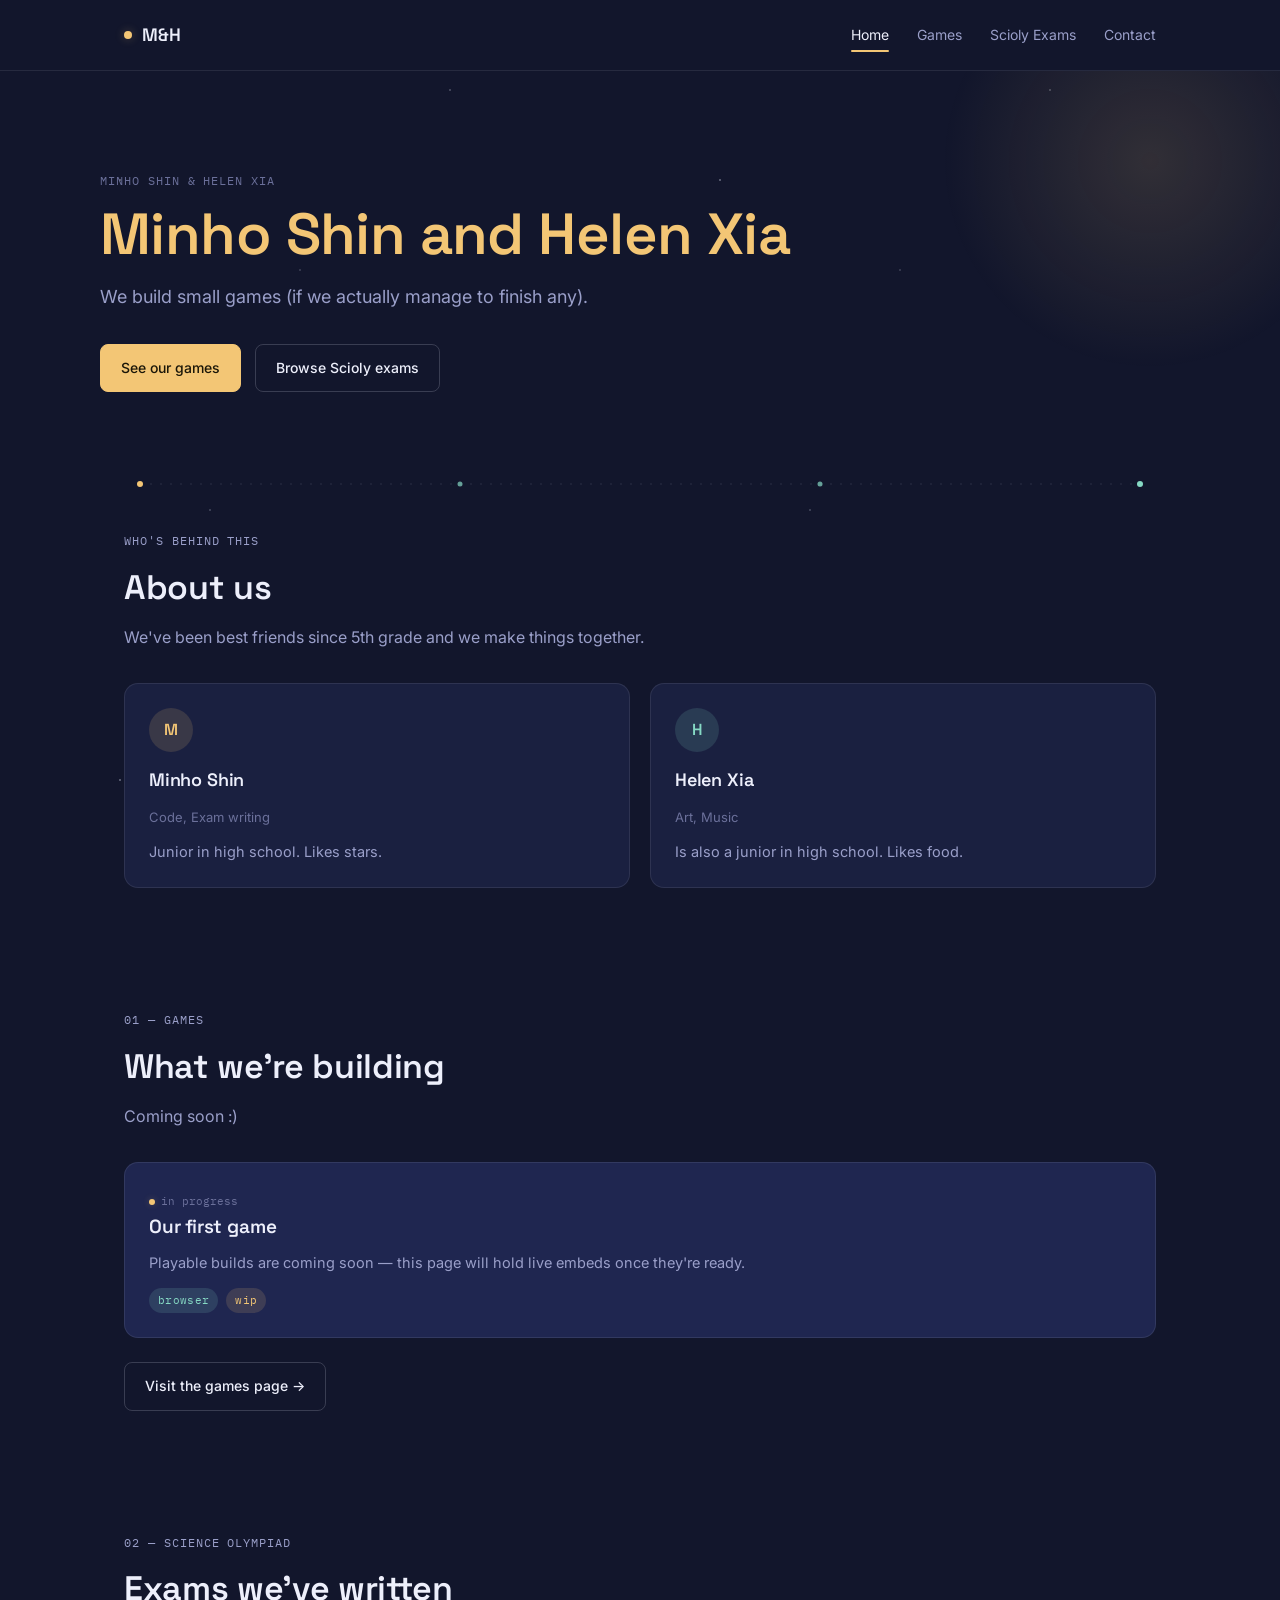
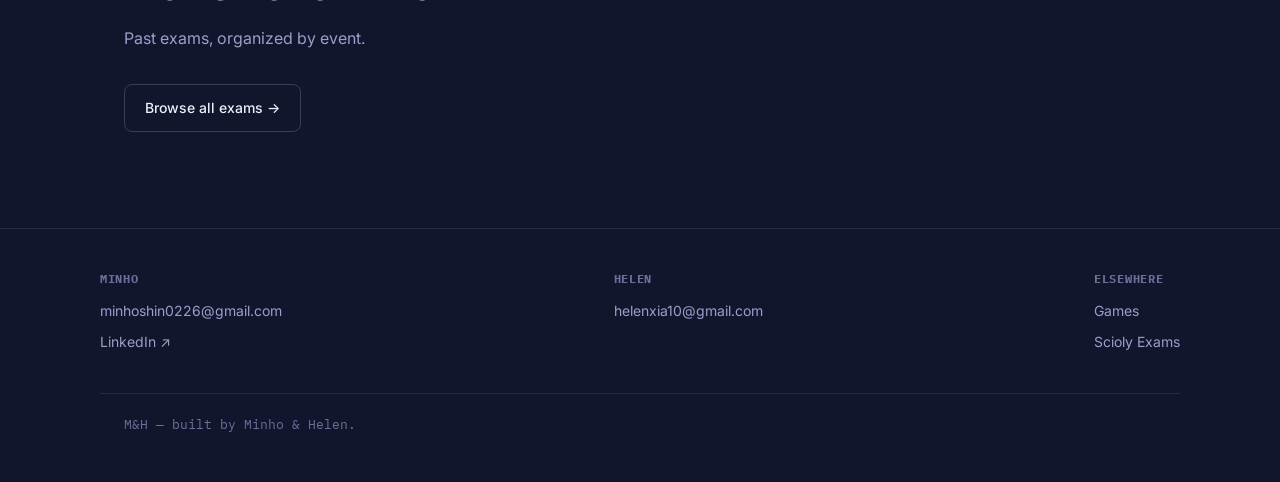
<file: index.html>
<!DOCTYPE html>
<html lang="en">
<head>
<meta charset="UTF-8" />
<meta name="viewport" content="width=device-width, initial-scale=1.0" />
<title>Minho & Helen</title>
<meta name="description" content="Minho and Helen make games and write Science Olympiad exams, mostly after midnight." />
<link rel="preconnect" href="https://fonts.googleapis.com">
<link href="https://fonts.googleapis.com/css2?family=Space+Grotesk:wght@500;600;700&family=Inter:wght@400;500;600&family=IBM+Plex+Mono:wght@400;500&display=swap" rel="stylesheet">
<link rel="stylesheet" href="styles.css" />
</head>
<body>

<header class="site-header">
  <div class="nav-row">
    <a href="index.html" class="brand"><span class="dot"></span> M&H</a>
    <button class="menu-toggle" aria-label="Toggle menu" aria-expanded="false">Menu</button>
    <nav class="main-nav">
      <a href="index.html" class="active">Home</a>
      <a href="games.html">Games</a>
      <a href="scioly.html">Scioly Exams</a>
      <a href="#contact">Contact</a>
    </nav>
  </div>
</header>

<section class="hero">
  <div class="glow" aria-hidden="true"></div>
  <div class="hero-inner">
    <p class="label">Minho Shin &amp; Helen Xia</p>
    <h1><span class="accent">Minho Shin and Helen Xia</span></h1>
    <p class="sub">We build small games (if we actually manage to finish any).</p>
    <div class="cta-row">
      <a href="games.html" class="btn btn-primary">See our games</a>
      <a href="scioly.html" class="btn btn-ghost">Browse Scioly exams</a>
    </div>
  </div>
</section>

<div class="constellation" aria-hidden="true">
  <svg viewBox="0 0 1080 40" preserveAspectRatio="none">
    <line x1="40" y1="20" x2="1040" y2="20" stroke="rgba(237,239,255,0.12)" stroke-width="1" stroke-dasharray="2 8" />
    <circle cx="40" cy="20" r="3" fill="#f3c675" />
    <circle cx="360" cy="20" r="2.5" fill="#86d9c4" opacity="0.7" />
    <circle cx="720" cy="20" r="2.5" fill="#86d9c4" opacity="0.7" />
    <circle cx="1040" cy="20" r="3" fill="#86d9c4" />
  </svg>
</div>

<section class="section" id="about">
  <div class="wrap">
    <div class="section-head">
      <p class="label">Who's behind this</p>
      <h2>About us</h2>
      <p>We've been best friends since 5th grade and we make things together.</p>
    </div>
    <div class="people">
      <div class="person-card minho">
        <div class="initial">M</div>
        <h3>Minho Shin</h3>
        <p class="role">Code, Exam writing</p>
        <p class="bio">Junior in high school. Likes stars.</p>
      </div>
      <div class="person-card helen">
        <div class="initial">H</div>
        <h3>Helen Xia</h3>
        <p class="role">Art, Music</p>
        <p class="bio">Is also a junior in high school. Likes food.</p>
      </div>
    </div>
  </div>
</section>

<section class="section" id="preview-games">
  <div class="wrap">
    <div class="section-head">
      <p class="label">01 — Games</p>
      <h2>What we're building</h2>
      <p>Coming soon :)</p>
    </div>
    <div class="grid">
      <div class="card">
        <span class="status-pill wip"><span class="dot"></span>in progress</span>
        <h3>Our first game</h3>
        <p>Playable builds are coming soon — this page will hold live embeds once they're ready.</p>
        <div class="tag-row"><span class="tag">browser</span><span class="tag amber">wip</span></div>
      </div>
    </div>
    <div class="cta-row" style="margin-top: 24px;">
      <a href="games.html" class="btn btn-ghost">Visit the games page →</a>
    </div>
  </div>
</section>

<section class="section" id="preview-scioly">
  <div class="wrap">
    <div class="section-head">
      <p class="label">02 — Science Olympiad</p>
      <h2>Exams we've written</h2>
      <p>Past exams, organized by event.</p>
    </div>
    <div class="cta-row">
      <a href="scioly.html" class="btn btn-ghost">Browse all exams →</a>
    </div>
  </div>
</section>

<footer id="contact">
  <div class="footer-inner">
    <div class="footer-col">
      <h4>Minho</h4>
      <a href="mailto:minhoshin0226@gmail.com">minhoshin0226@gmail.com</a>
      <a href="https://www.linkedin.com/in/minho-shin-3a4a04366" target="_blank" rel="noopener">LinkedIn ↗</a>
    </div>
    <div class="footer-col">
      <h4>Helen</h4>
      <a href="mailto:helenxia10@gmail.com">helenxia10@gmail.com</a>
    </div>
    <div class="footer-col">
      <h4>Elsewhere</h4>
      <a href="games.html">Games</a>
      <a href="scioly.html">Scioly Exams</a>
    </div>
  </div>
  <div class="footer-bottom wrap">M&H — built by Minho &amp; Helen.</div>
</footer>

<script src="nav.js"></script>
</body>
</html>
</file>
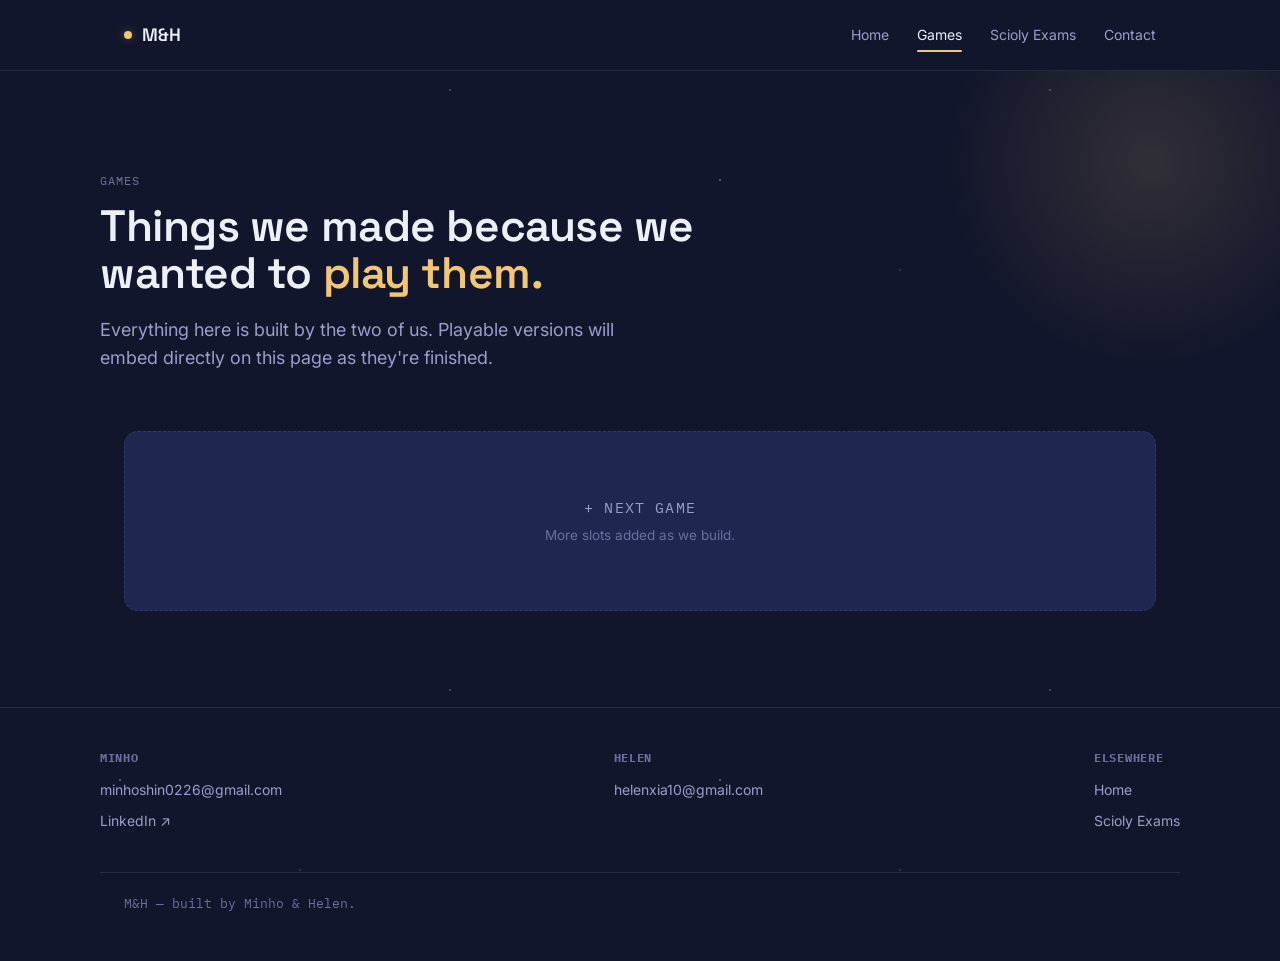
<file: games.html>
<!DOCTYPE html>
<html lang="en">
<head>
<meta charset="UTF-8" />
<meta name="viewport" content="width=device-width, initial-scale=1.0" />
<title>Games — M&H</title>
<meta name="description" content="Games made by us :D" />
<link rel="preconnect" href="https://fonts.googleapis.com">
<link href="https://fonts.googleapis.com/css2?family=Space+Grotesk:wght@500;600;700&family=Inter:wght@400;500;600&family=IBM+Plex+Mono:wght@400;500&display=swap" rel="stylesheet">
<link rel="stylesheet" href="styles.css" />
</head>
<body>

<header class="site-header">
  <div class="nav-row">
    <a href="index.html" class="brand"><span class="dot"></span>M&H</a>
    <button class="menu-toggle" aria-label="Toggle menu" aria-expanded="false">Menu</button>
    <nav class="main-nav">
      <a href="index.html">Home</a>
      <a href="games.html" class="active">Games</a>
      <a href="scioly.html">Scioly Exams</a>
      <a href="index.html#contact">Contact</a>
    </nav>
  </div>
</header>

<section class="hero" style="padding-bottom: 32px;">
  <div class="glow" aria-hidden="true"></div>
  <div class="hero-inner">
    <p class="label">Games</p>
    <h1 style="font-size: clamp(30px, 5vw, 44px);">Things we made because we wanted to <span class="accent">play them.</span></h1>
    <p class="sub">Everything here is built by the two of us. Playable versions will embed directly on this page as they're finished.</p>
  </div>
</section>

<section class="section" style="padding-top: 8px;">
  <div class="wrap">

      <!-- <strong>For Minho / Helen:</strong> each card below is a placeholder slot. When a game is ready, swap its card content for an <code>&lt;iframe&gt;</code> or embedded player, and flip the status pill from "wip" to "live." -->


    <div class="grid">
<!--
      <div class="card">
        <span class="status-pill wip"><span class="dot"></span>in progress</span>
        <h3>Untitled Project 01</h3>
        <p>Placeholder — description, genre, and a playable embed go here once it's ready.</p>
        <div class="tag-row">
          <span class="tag">browser</span>
          <span class="tag amber">wip</span>
        </div>
      </div>

      <div class="card">
        <span class="status-pill wip"><span class="dot"></span>concept</span>
        <h3>Untitled Project 02</h3>
        <p>Another slot, ready whenever the next idea is far enough along to show.</p>
        <div class="tag-row">
          <span class="tag">concept</span>
        </div>
      </div>
-->
      <div class="card" style="display: flex; align-items: center; justify-content: center; text-align: center; border-style: dashed; min-height: 180px;">
        <div>
          <p class="label" style="margin-bottom: 6px;">+ next game</p>
          <p style="color: var(--text-faint); font-size: 13.5px; margin: 0;">More slots added as we build.</p>
        </div>
      </div>

    </div>
  </div>
</section>

<footer id="contact">
  <div class="footer-inner">
    <div class="footer-col">
      <h4>Minho</h4>
      <a href="mailto:minhoshin0226@gmail.com">minhoshin0226@gmail.com</a>
      <a href="https://www.linkedin.com/in/minho-shin-3a4a04366" target="_blank" rel="noopener">LinkedIn ↗</a>
    </div>
    <div class="footer-col">
      <h4>Helen</h4>
      <a href="mailto:helenxia10@gmail.com">helenxia10@gmail.com</a>
    </div>
    <div class="footer-col">
      <h4>Elsewhere</h4>
      <a href="index.html">Home</a>
      <a href="scioly.html">Scioly Exams</a>
    </div>
  </div>
  <div class="footer-bottom wrap">M&H — built by Minho &amp; Helen.</div>
</footer>

<script src="nav.js"></script>
</body>
</html>
</file>
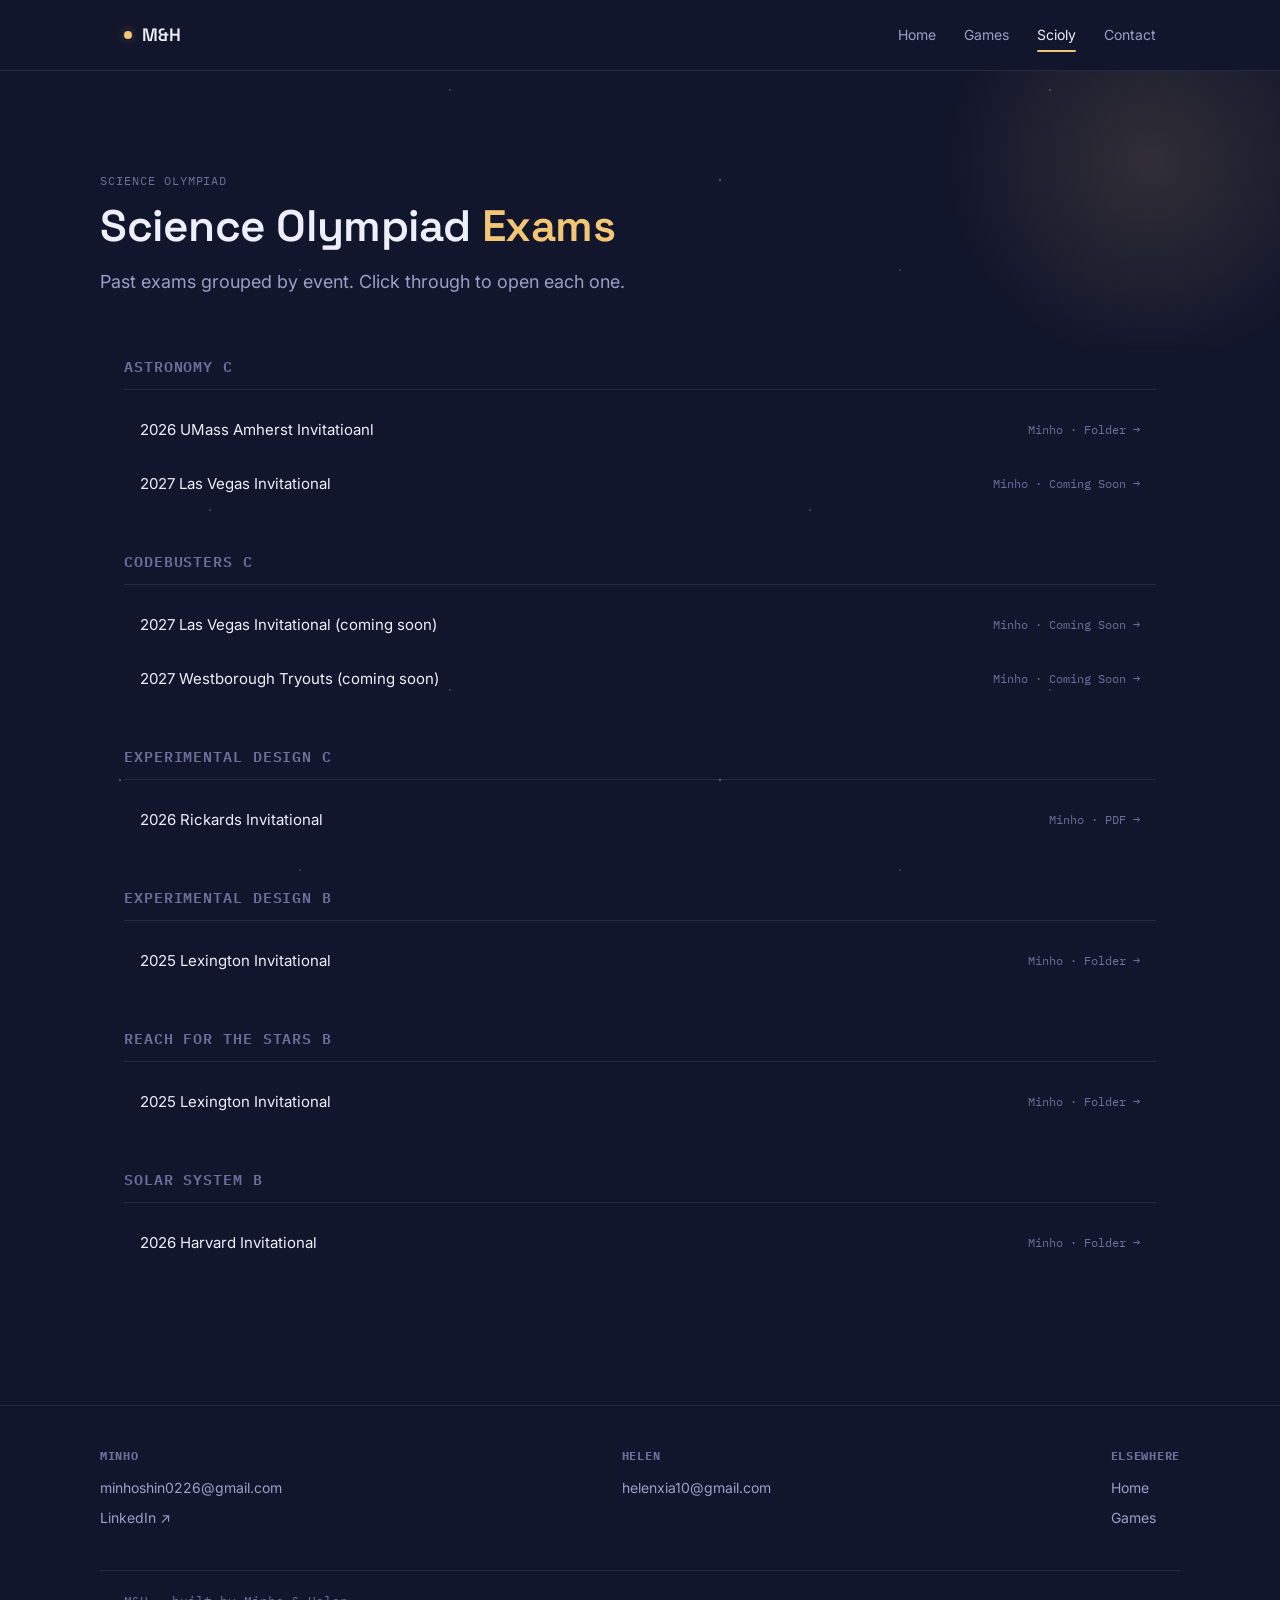
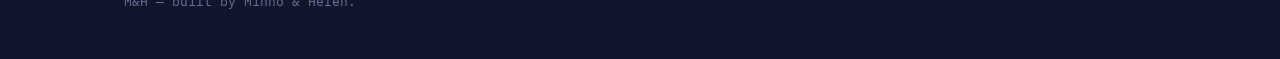
<file: scioly.html>
<!DOCTYPE html>
<html lang="en">
<head>
<meta charset="UTF-8" />
<meta name="viewport" content="width=device-width, initial-scale=1.0" />
<title>Scioly Exams — M&H</title>
<meta name="description" content="Science Olympiad exams written by Minho and Helen." />
<link rel="preconnect" href="https://fonts.googleapis.com">
<link href="https://fonts.googleapis.com/css2?family=Space+Grotesk:wght@500;600;700&family=Inter:wght@400;500;600&family=IBM+Plex+Mono:wght@400;500&display=swap" rel="stylesheet">
<link rel="stylesheet" href="styles.css" />
</head>
<body>

<header class="site-header">
  <div class="nav-row">
    <a href="index.html" class="brand"><span class="dot"></span> M&H</a>
    <button class="menu-toggle" aria-label="Toggle menu" aria-expanded="false">Menu</button>
    <nav class="main-nav">
      <a href="index.html">Home</a>
      <a href="games.html">Games</a>
      <a href="scioly.html" class="active">Scioly</a>
      <a href="index.html#contact">Contact</a>
    </nav>
  </div>
</header>

<section class="hero" style="padding-bottom: 32px;">
  <div class="glow" aria-hidden="true"></div>
  <div class="hero-inner">
    <p class="label">Science Olympiad</p>
    <h1 style="font-size: clamp(30px, 5vw, 44px);">Science Olympiad <span class="accent">Exams</span></h1>
    <p class="sub">Past exams grouped by event. Click through to open each one.</p>
  </div>
</section>

<section class="section" style="padding-top: 8px;">
  <div class="wrap">

    <div class="exam-group">
      <h3>Astronomy C</h3>
      <ul class="exam-list">
        <li><a href="https://drive.google.com/drive/u/1/folders/18RswmT0w62Hn46cYKPeZ7CUs0igm3EqR"><span class="exam-name">2026 UMass Amherst Invitatioanl</span><span class="exam-meta">Minho · Folder<span class="arrow"> →</span></span></a></li>
        <li><a href="#"><span class="exam-name">2027 Las Vegas Invitational</span><span class="exam-meta">Minho · Coming Soon<span class="arrow"> →</span></span></a></li>
      </ul>
    </div>

    <div class="exam-group">
      <h3>Codebusters C</h3>
      <ul class="exam-list">
        <li><a href="#"><span class="exam-name">2027 Las Vegas Invitational (coming soon) </span><span class="exam-meta">Minho · Coming Soon<span class="arrow"> →</span></span></a></li>
        <li><a href="#"><span class="exam-name">2027 Westborough Tryouts (coming soon)</span><span class="exam-meta">Minho · Coming Soon<span class="arrow"> →</span></span></a></li>
      </ul>
    </div>

    <div class="exam-group">
      <h3>Experimental Design C</h3>
      <ul class="exam-list">
        <li><a href="https://drive.google.com/file/d/1eN5ZPul0mykRTlXy_2n9d2TJ5ZkHs0Yb/view?usp=sharing"><span class="exam-name">2026 Rickards Invitational</span><span class="exam-meta">Minho · PDF<span class="arrow"> →</span></span></a></li>
      </ul>
    </div>
    <div class="exam-group">
      <h3>Experimental Design B</h3>
      <ul class="exam-list">
        <li><a href="https://drive.google.com/drive/folders/14NDNRzbC00YlH3x07L2p_qfnh0Vf9QHn"><span class="exam-name">2025 Lexington Invitational</span><span class="exam-meta">Minho · Folder<span class="arrow"> →</span></span></a></li>
      </ul>
    </div>
    <div class="exam-group">
      <h3>Reach for the Stars B</h3>
      <ul class="exam-list">
        <li><a href="https://drive.google.com/drive/folders/1KGvIeTXbfOMOyuRiZXLsOS1-84ErLyWq"><span class="exam-name">2025 Lexington Invitational</span><span class="exam-meta">Minho · Folder<span class="arrow"> →</span></span></a></li>
      </ul>
    </div>
    <div class="exam-group">
      <h3>Solar System B</h3>
      <ul class="exam-list">
        <li><a href="https://drive.google.com/drive/folders/1BitMOy522CH75oBI3LKCjyYJpi25BlR5"><span class="exam-name">2026 Harvard Invitational</span><span class="exam-meta">Minho · Folder<span class="arrow"> →</span></span></a></li>
      </ul>
    </div>
  </div>
</section>

<footer id="contact">
  <div class="footer-inner">
    <div class="footer-col">
      <h4>Minho</h4>
      <a href="mailto:minhoshin0226@gmail.com">minhoshin0226@gmail.com</a>
      <a href="https://www.linkedin.com/in/minho-shin-3a4a04366" target="_blank" rel="noopener">LinkedIn ↗</a>
    </div>
    <div class="footer-col">
      <h4>Helen</h4>
      <a href="mailto:helenxia10@gmail.com">helenxia10@gmail.com</a>
    </div>
    <div class="footer-col">
      <h4>Elsewhere</h4>
      <a href="index.html">Home</a>
      <a href="games.html">Games</a>
    </div>
  </div>
  <div class="footer-bottom wrap">M&H — built by Minho &amp; Helen.</div>
</footer>

<script src="nav.js"></script>
</body>
</html>
</file>
<file: styles.css>
/* ============================================
   Late Night Lab — shared styles
   Palette: after-hours study desk, ink navy + lamp glow
   ============================================ */

:root {
  --bg: #12162c;
  --bg-elevated: #1a2040;
  --bg-card: #1f2650;
  --bg-card-hover: #262e5e;
  --border: rgba(237, 239, 255, 0.09);
  --border-strong: rgba(237, 239, 255, 0.18);
  --text: #edeffb;
  --text-muted: #9a9fc9;
  --text-faint: #6b709a;
  --amber: #f3c675;
  --amber-soft: rgba(243, 198, 117, 0.14);
  --mint: #86d9c4;
  --mint-soft: rgba(134, 217, 196, 0.14);
  --radius: 14px;
  --radius-sm: 8px;
  --max-w: 1080px;
}

* { box-sizing: border-box; }

html { scroll-behavior: smooth; }

body {
  margin: 0;
  background: var(--bg);
  color: var(--text);
  font-family: "Inter", -apple-system, BlinkMacSystemFont, "Segoe UI", sans-serif;
  font-size: 16px;
  line-height: 1.6;
  -webkit-font-smoothing: antialiased;
  position: relative;
  min-height: 100vh;
}

/* --- starfield backdrop --- */
body::before {
  content: "";
  position: fixed;
  inset: 0;
  z-index: 0;
  pointer-events: none;
  background-image:
    radial-gradient(1.5px 1.5px at 20% 30%, rgba(237,239,255,0.5) 50%, transparent 51%),
    radial-gradient(1.5px 1.5px at 75% 15%, rgba(237,239,255,0.35) 50%, transparent 51%),
    radial-gradient(1px 1px at 60% 70%, rgba(237,239,255,0.4) 50%, transparent 51%),
    radial-gradient(1px 1px at 90% 60%, rgba(237,239,255,0.3) 50%, transparent 51%),
    radial-gradient(1.5px 1.5px at 35% 85%, rgba(237,239,255,0.3) 50%, transparent 51%),
    radial-gradient(1px 1px at 10% 65%, rgba(237,239,255,0.35) 50%, transparent 51%),
    radial-gradient(1.5px 1.5px at 50% 45%, rgba(237,239,255,0.25) 50%, transparent 51%),
    radial-gradient(1px 1px at 85% 90%, rgba(237,239,255,0.3) 50%, transparent 51%);
  background-repeat: repeat;
  background-size: 600px 600px;
  opacity: 0.6;
}

h1, h2, h3 {
  font-family: "Space Grotesk", "Inter", sans-serif;
  font-weight: 600;
  letter-spacing: -0.01em;
  margin: 0;
  color: var(--text);
}

a { color: inherit; text-decoration: none; }

.wrap {
  position: relative;
  z-index: 1;
  max-width: var(--max-w);
  margin: 0 auto;
  padding: 0 24px;
}

.label {
  font-family: "IBM Plex Mono", monospace;
  font-size: 12px;
  letter-spacing: 0.08em;
  text-transform: uppercase;
  color: var(--text-faint);
}

/* --- header / nav --- */
header.site-header {
  position: relative;
  z-index: 2;
  border-bottom: 1px solid var(--border);
}

.nav-row {
  display: flex;
  align-items: center;
  justify-content: space-between;
  padding: 20px 24px;
  max-width: var(--max-w);
  margin: 0 auto;
}

.brand {
  display: flex;
  align-items: center;
  gap: 10px;
  font-family: "Space Grotesk", sans-serif;
  font-weight: 600;
  font-size: 18px;
}

.brand .dot {
  width: 8px;
  height: 8px;
  border-radius: 50%;
  background: var(--amber);
  box-shadow: 0 0 8px 2px var(--amber-soft);
}

nav.main-nav {
  display: flex;
  gap: 28px;
  font-size: 14px;
  color: var(--text-muted);
}

nav.main-nav a {
  position: relative;
  padding: 4px 0;
  transition: color 0.2s ease;
}

nav.main-nav a:hover,
nav.main-nav a.active {
  color: var(--text);
}

nav.main-nav a.active::after {
  content: "";
  position: absolute;
  left: 0;
  right: 0;
  bottom: -2px;
  height: 2px;
  background: var(--amber);
  border-radius: 2px;
}

.menu-toggle {
  display: none;
  background: none;
  border: 1px solid var(--border-strong);
  border-radius: var(--radius-sm);
  color: var(--text);
  padding: 8px 10px;
  font-size: 14px;
  cursor: pointer;
}

/* --- hero --- */
.hero {
  position: relative;
  padding: 88px 24px 64px;
  text-align: left;
  overflow: hidden;
}

.hero .glow {
  position: absolute;
  top: -120px;
  right: -80px;
  width: 420px;
  height: 420px;
  border-radius: 50%;
  background: radial-gradient(circle, var(--amber-soft) 0%, transparent 70%);
  pointer-events: none;
  z-index: 0;
}

.hero-inner {
  position: relative;
  z-index: 1;
  max-width: var(--max-w);
  margin: 0 auto;
}

.hero h1 {
  font-size: clamp(36px, 6vw, 58px);
  line-height: 1.08;
  max-width: 720px;
}

.hero .accent {
  color: var(--amber);
}

.hero p.sub {
  margin-top: 18px;
  font-size: 18px;
  color: var(--text-muted);
  max-width: 560px;
}

.hero .cta-row {
  display: flex;
  gap: 14px;
  margin-top: 32px;
  flex-wrap: wrap;
}

/* --- buttons --- */
.btn {
  display: inline-flex;
  align-items: center;
  gap: 8px;
  padding: 12px 20px;
  border-radius: var(--radius-sm);
  font-size: 14px;
  font-weight: 500;
  border: 1px solid var(--border-strong);
  transition: transform 0.15s ease, border-color 0.15s ease, background 0.15s ease;
}

.btn-primary {
  background: var(--amber);
  color: #1a1608;
  border-color: var(--amber);
}

.btn-primary:hover { transform: translateY(-1px); filter: brightness(1.05); }

.btn-ghost {
  background: transparent;
  color: var(--text);
}

.btn-ghost:hover {
  border-color: var(--mint);
  color: var(--mint);
}

/* --- section --- */
.section {
  position: relative;
  z-index: 1;
  padding: 56px 24px;
}

.section-head {
  margin-bottom: 32px;
  max-width: 620px;
}

.section-head .label { margin-bottom: 10px; }

.section-head h2 {
  font-size: clamp(26px, 4vw, 34px);
}

.section-head p {
  color: var(--text-muted);
  margin-top: 10px;
}

/* --- card grid (used on home + games) --- */
.grid {
  display: grid;
  grid-template-columns: repeat(auto-fit, minmax(260px, 1fr));
  gap: 20px;
}

.card {
  background: var(--bg-card);
  border: 1px solid var(--border);
  border-radius: var(--radius);
  padding: 24px;
  transition: transform 0.18s ease, border-color 0.18s ease, background 0.18s ease;
}

.card:hover {
  transform: translateY(-3px);
  border-color: var(--border-strong);
  background: var(--bg-card-hover);
}

.card h3 {
  font-size: 19px;
  margin-bottom: 8px;
}

.card p {
  color: var(--text-muted);
  font-size: 14.5px;
  margin: 0 0 14px;
}

.tag-row {
  display: flex;
  gap: 8px;
  flex-wrap: wrap;
  margin-top: 12px;
}

.tag {
  font-family: "IBM Plex Mono", monospace;
  font-size: 11px;
  letter-spacing: 0.03em;
  padding: 4px 9px;
  border-radius: 20px;
  background: var(--mint-soft);
  color: var(--mint);
}

.tag.amber { background: var(--amber-soft); color: var(--amber); }

.status-pill {
  display: inline-flex;
  align-items: center;
  gap: 6px;
  font-family: "IBM Plex Mono", monospace;
  font-size: 11px;
  color: var(--text-faint);
}

.status-pill .dot {
  width: 6px;
  height: 6px;
  border-radius: 50%;
  background: var(--text-faint);
}

.status-pill.live .dot { background: var(--mint); box-shadow: 0 0 6px 1px var(--mint-soft); }
.status-pill.wip .dot { background: var(--amber); box-shadow: 0 0 6px 1px var(--amber-soft); }

/* --- about / people --- */
.people {
  display: grid;
  grid-template-columns: repeat(auto-fit, minmax(240px, 1fr));
  gap: 20px;
}

.person-card {
  background: var(--bg-elevated);
  border: 1px solid var(--border);
  border-radius: var(--radius);
  padding: 24px;
}

.person-card .initial {
  width: 44px;
  height: 44px;
  border-radius: 50%;
  display: flex;
  align-items: center;
  justify-content: center;
  font-family: "Space Grotesk", sans-serif;
  font-weight: 600;
  font-size: 16px;
  margin-bottom: 14px;
}

.person-card.minho .initial { background: var(--amber-soft); color: var(--amber); }
.person-card.helen .initial { background: var(--mint-soft); color: var(--mint); }

.person-card h3 { font-size: 18px; margin-bottom: 4px; }
.person-card .role { font-size: 13px; color: var(--text-faint); margin-bottom: 12px; }
.person-card p.bio { color: var(--text-muted); font-size: 14.5px; margin: 0; }

/* --- constellation divider (signature element) --- */
.constellation {
  position: relative;
  height: 1px;
  margin: 8px auto 0;
  max-width: var(--max-w);
}

.constellation svg { width: 100%; height: 40px; display: block; overflow: visible; }

/* --- exam list (scioly page) --- */
.exam-group {
  margin-bottom: 40px;
}

.exam-group h3 {
  font-size: 15px;
  font-family: "IBM Plex Mono", monospace;
  color: var(--text-faint);
  text-transform: uppercase;
  letter-spacing: 0.06em;
  margin-bottom: 14px;
  padding-bottom: 10px;
  border-bottom: 1px solid var(--border);
}

.exam-list {
  list-style: none;
  margin: 0;
  padding: 0;
  display: flex;
  flex-direction: column;
  gap: 2px;
}

.exam-list li a {
  display: flex;
  align-items: center;
  justify-content: space-between;
  gap: 12px;
  padding: 14px 16px;
  border-radius: var(--radius-sm);
  transition: background 0.15s ease, padding-left 0.15s ease;
}

.exam-list li a:hover {
  background: var(--bg-card);
  padding-left: 20px;
}

.exam-list .exam-name {
  font-size: 15px;
  color: var(--text);
}

.exam-list .exam-meta {
  font-family: "IBM Plex Mono", monospace;
  font-size: 11.5px;
  color: var(--text-faint);
  white-space: nowrap;
}

.exam-list .arrow {
  color: var(--text-faint);
  transition: transform 0.15s ease, color 0.15s ease;
}

.exam-list li a:hover .arrow {
  transform: translateX(3px);
  color: var(--mint);
}

.note-box {
  background: var(--bg-elevated);
  border: 1px dashed var(--border-strong);
  border-radius: var(--radius);
  padding: 18px 20px;
  color: var(--text-muted);
  font-size: 14px;
  margin-bottom: 36px;
}

.note-box strong { color: var(--text); }

/* --- footer --- */
footer {
  position: relative;
  z-index: 1;
  border-top: 1px solid var(--border);
  padding: 40px 24px 48px;
  margin-top: 40px;
}

.footer-inner {
  max-width: var(--max-w);
  margin: 0 auto;
  display: flex;
  flex-wrap: wrap;
  justify-content: space-between;
  gap: 24px;
}

.footer-col h4 {
  font-family: "IBM Plex Mono", monospace;
  font-size: 12px;
  text-transform: uppercase;
  letter-spacing: 0.06em;
  color: var(--text-faint);
  margin: 0 0 12px;
}

.footer-col a, .footer-col p {
  display: block;
  font-size: 14px;
  color: var(--text-muted);
  margin: 0 0 8px;
  transition: color 0.15s ease;
}

.footer-col a:hover { color: var(--amber); }

.footer-bottom {
  max-width: var(--max-w);
  margin: 32px auto 0;
  padding-top: 20px;
  border-top: 1px solid var(--border);
  font-size: 12.5px;
  color: var(--text-faint);
  font-family: "IBM Plex Mono", monospace;
}

/* --- responsive --- */
@media (max-width: 720px) {
  nav.main-nav {
    position: absolute;
    top: 64px;
    left: 0;
    right: 0;
    background: var(--bg-elevated);
    flex-direction: column;
    padding: 16px 24px;
    gap: 16px;
    border-bottom: 1px solid var(--border);
    display: none;
  }
  nav.main-nav.open { display: flex; }
  .menu-toggle { display: inline-flex; }
  .hero { padding: 56px 20px 40px; }
  .footer-inner { flex-direction: column; }
}

@media (prefers-reduced-motion: reduce) {
  * { transition: none !important; scroll-behavior: auto !important; }
}

/* focus visibility */
a:focus-visible, button:focus-visible {
  outline: 2px solid var(--mint);
  outline-offset: 2px;
}
</file>
